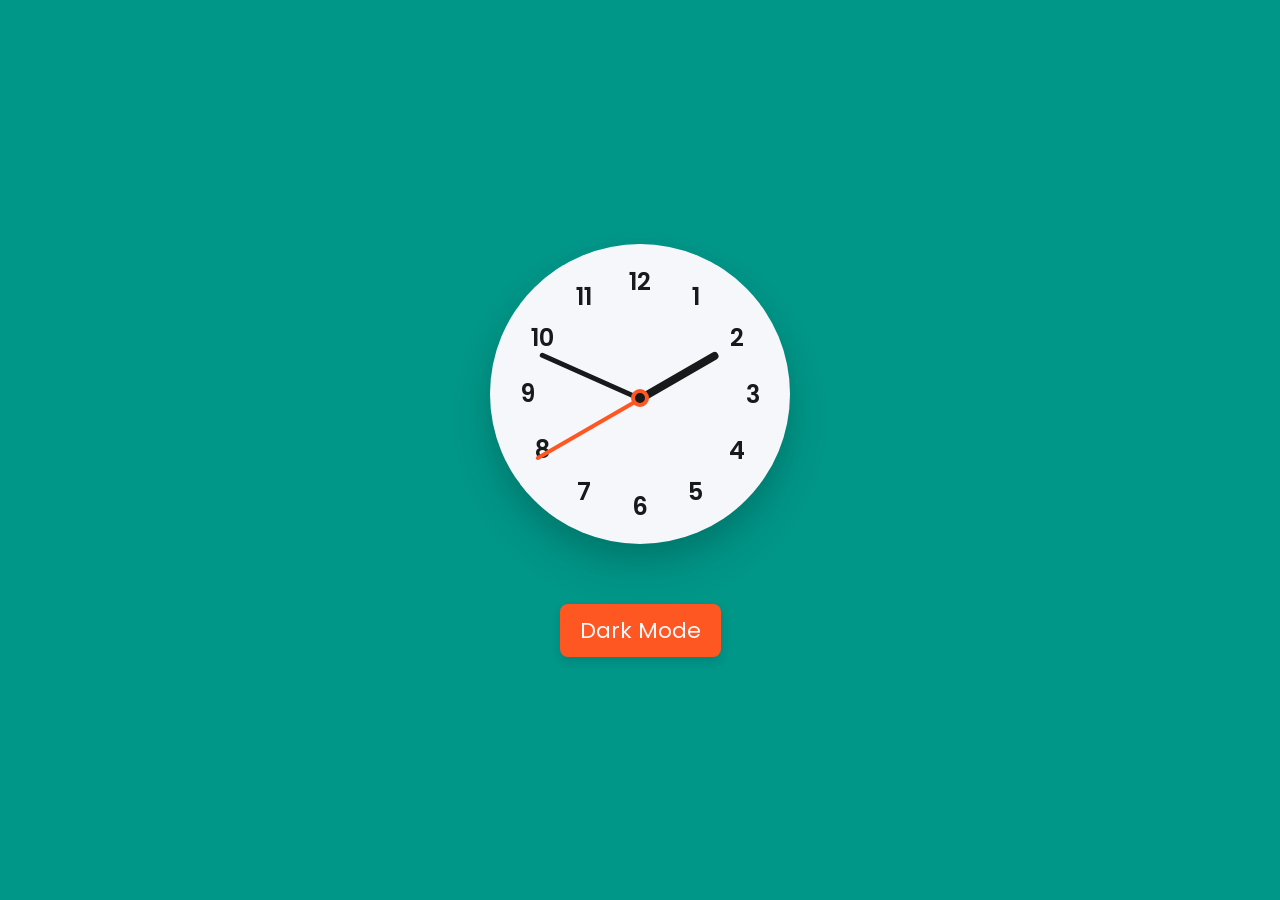
<file: BasicProjects/AnalogClock/index.html>
<!DOCTYPE html>
<html lang="en">
<head>
    <meta charset="UTF-8">
    <meta http-equiv="X-UA-Compatible" content="IE=edge">
    <meta name="viewport" content="width=device-width, initial-scale=1.0">
    <title>Analog Clock</title>
    <link rel="stylesheet" href="style.css">
</head>
<body>
    <div class="container">
        <div class="clock">
            <label style="--i: 1"><span>1</span></label>
            <label style="--i: 2"><span>2</span></label>
            <label style="--i: 3"><span>3</span></label>
            <label style="--i: 4"><span>4</span></label>
            <label style="--i: 5"><span>5</span></label>
            <label style="--i: 6"><span>6</span></label>
            <label style="--i: 7"><span>7</span></label>
            <label style="--i: 8"><span>8</span></label>
            <label style="--i: 9"><span>9</span></label>
            <label style="--i: 10"><span>10</span></label>
            <label style="--i: 11"><span>11</span></label>
            <label style="--i: 12"><span>12</span></label>
            
            <div class="indicator">
                <span class="hand hour"></span>
                <span class="hand minute"></span>
                <span class="hand second"></span>
            </div>
        </div>
        
        <div class="mode-switch">Dark Mode</div>
    </div>
</body>
<script src="main.js" ></script>
</html>
</file>
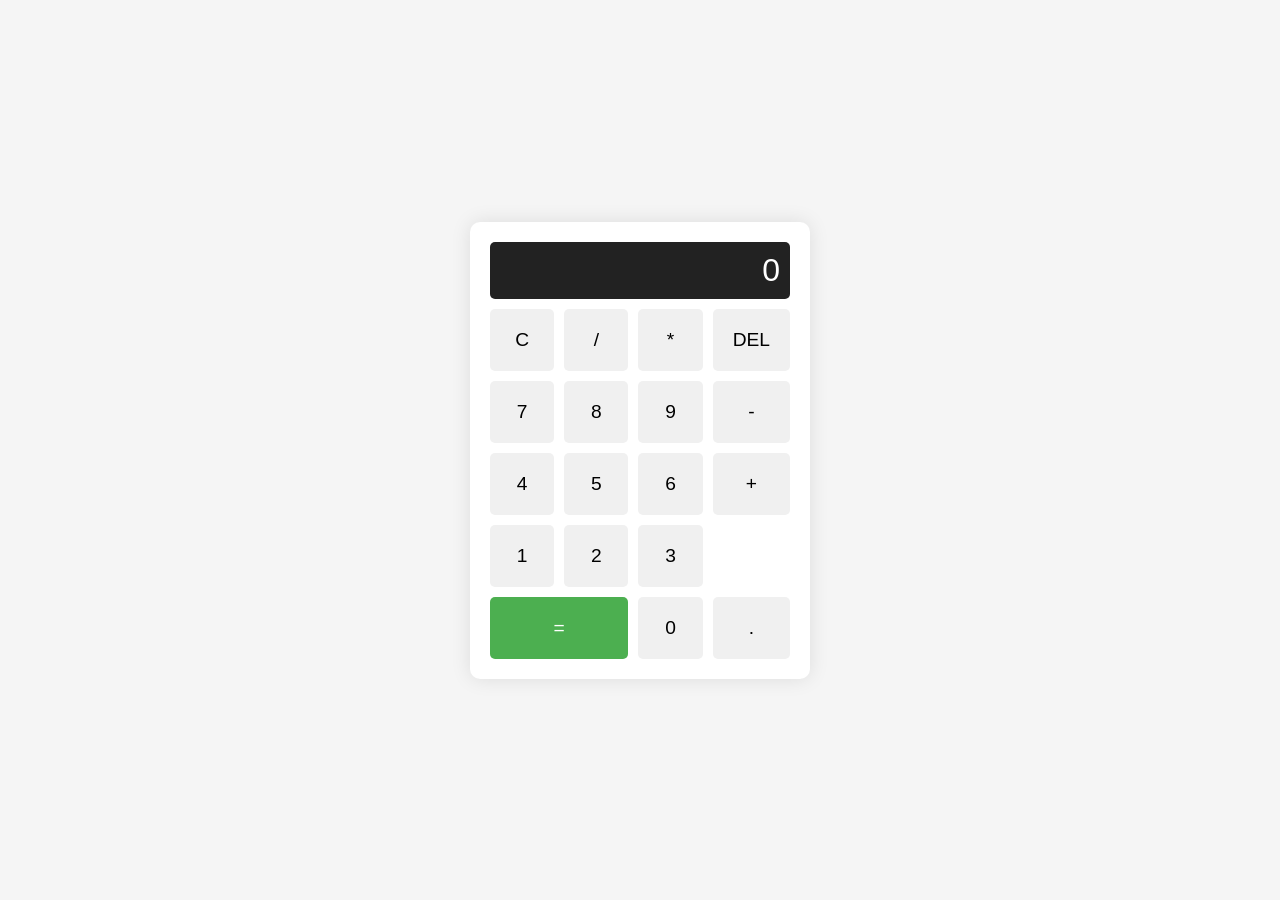
<file: BasicProjects/Calculator/index.html>
<!DOCTYPE html>
<html lang="en">
<head>
    <meta charset="UTF-8">
    <meta name="viewport" content="width=device-width, initial-scale=1.0">
    <title>Calculator Project</title>
    <link rel="stylesheet" href="style.css">
</head>
<body>
    <div class="calculator">
        <div class="display" id="display">0</div>
        <div class="buttons">
            <button class="btn" onclick="clearDisplay()">C</button>
            <button class="btn" onclick="appendNumber('/')">/</button>
            <button class="btn" onclick="appendNumber('*')">*</button>
            <button class="btn" onclick="deleteNumber()">DEL</button>
            <button class="btn" onclick="appendNumber('7')">7</button>
            <button class="btn" onclick="appendNumber('8')">8</button>
            <button class="btn" onclick="appendNumber('9')">9</button>
            <button class="btn" onclick="appendNumber('-')">-</button>
            <button class="btn" onclick="appendNumber('4')">4</button>
            <button class="btn" onclick="appendNumber('5')">5</button>
            <button class="btn" onclick="appendNumber('6')">6</button>
            <button class="btn" onclick="appendNumber('+')">+</button>
            <button class="btn" onclick="appendNumber('1')">1</button>
            <button class="btn" onclick="appendNumber('2')">2</button>
            <button class="btn" onclick="appendNumber('3')">3</button>
            <button class="btn equal" onclick="compute()">=</button>
            <button class="btn" onclick="appendNumber('0')">0</button>
            <button class="btn" onclick="appendNumber('.')">.</button>
        </div>
    </div>
</body>
<script src="main.js"></script>
</html>
</file>
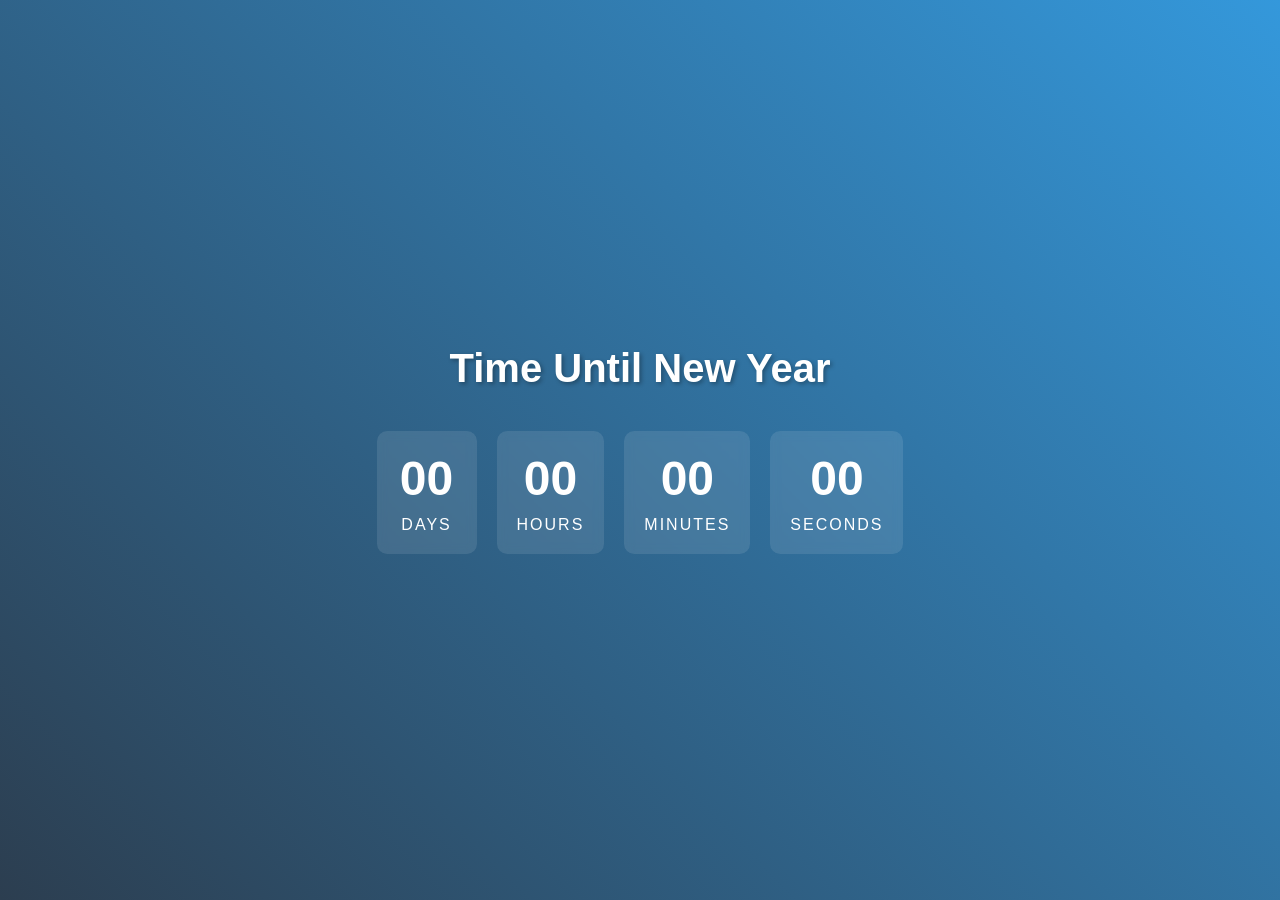
<file: BasicProjects/CountdownTimer/index.html>
<!DOCTYPE html>
<html lang="en">
<head>
    <meta charset="UTF-8">
    <meta name="viewport" content="width=device-width, initial-scale=1.0">
    <title>Countdown Timer</title>
    <link rel="stylesheet" href="style.css">
</head>
<body>
    <div class="container">
        <h1>Time Until New Year</h1>
        <div class="countdown">
            <div class="time-box">
                <span id="days">00</span>
                <span class="label">Days</span>
            </div>
            <div class="time-box">
                <span id="hours">00</span>
                <span class="label">Hours</span>
            </div>
            <div class="time-box">
                <span id="minutes">00</span>
                <span class="label">Minutes</span>
            </div>
            <div class="time-box">
                <span id="seconds">00</span>
                <span class="label">Seconds</span>
            </div>
        </div>
    </div> 
</body>
<script src="main.js"></script>
</html>
</file>
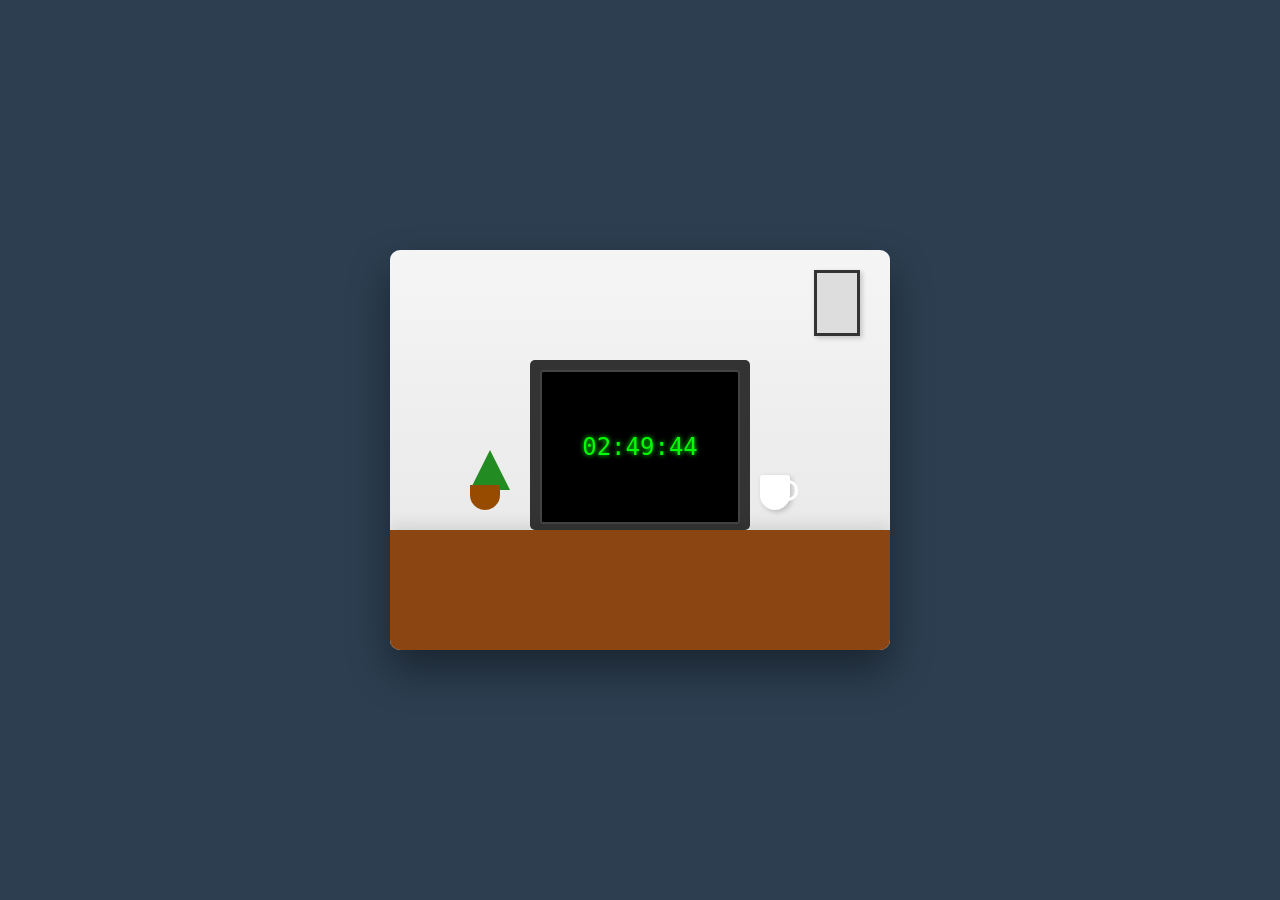
<file: BasicProjects/DigitalClock/index.html>
<!DOCTYPE html>
<html>
<head>
    <meta charset="UTF-8">
    <meta name="viewport" content="width=device-width, initial-scale=1.0">
    <title>Digital Clock</title>
    <link rel="stylesheet" href="style.css">
</head>
<body>
    <div class="room">
        <div class="wall-art"></div>
        <div class="computer">
            <div class="screen">
                <div class="time" id="timeTxt">14:30:45</div>
            </div>
        </div>
        <div class="coffee"></div>
        <div class="plant">
            <div class="leaves"></div>
            <div class="plant-pot"></div>
        </div>
        <div class="keyboard"></div>
        <div class="mouse"></div>
        <div class="desk"></div>
    </div>
</body>
<script src="main.js"></script>
</html>
</file>
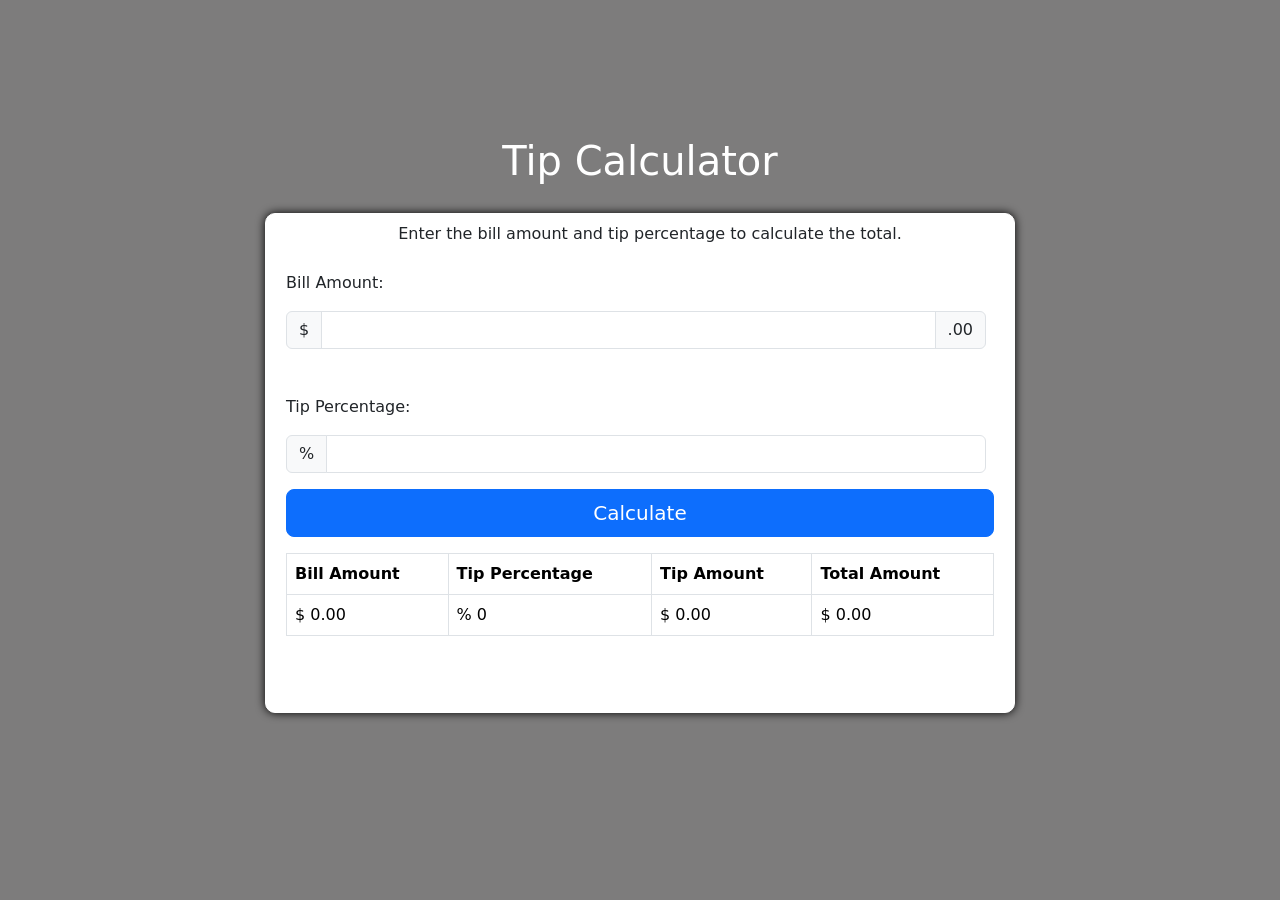
<file: BasicProjects/TipCalculator/index.html>
<!DOCTYPE html>
<html lang="en">

<head>
    <meta charset="UTF-8">
    <meta name="viewport" content="width=device-width, initial-scale=1.0">
    <title>Example Tip Calculator</title>
    <link rel="stylesheet" href="style.css">
    <link href="https://cdn.jsdelivr.net/npm/bootstrap@5.3.3/dist/css/bootstrap.min.css" rel="stylesheet"
        integrity="sha384-QWTKZyjpPEjISv5WaRU9OFeRpok6YctnYmDr5pNlyT2bRjXh0JMhjY6hW+ALEwIH" crossorigin="anonymous">
</head>

<body>
    <h1 class="headerTitle">Tip Calculator</h1>
    <div class="mainContainer">
        <h6 class="containerHeader">Enter the bill amount and tip percentage to calculate the total.</h6>
        <p>Bill Amount:</p>
        <div class="input-group mb-3" style="max-width: 700px;">
            <span class="input-group-text">$</span>
            <input type="text" class="form-control" aria-label="Amount" id="amountText">
            <span class="input-group-text">.00</span>
        </div>
        <p>Tip Percentage:</p>
        <div class="input-group mb-3" style="max-width: 700px;">
            <span class="input-group-text">%</span>
            <input type="text" class="form-control" aria-label="Percentage" id="percentageText">
        </div>
        <button type="button" class="btn btn-primary btn-lg mb-3" id="calculateButton">Calculate</button>
        <table class="table table-bordered" id="valuesTable">
            <thead>
                <tr>
                    <th scope="col">Bill Amount</th>
                    <th scope="col">Tip Percentage</th>
                    <th scope="col">Tip Amount</th>
                    <th scope="col">Total Amount</th>
                </tr>
            </thead>
            <tbody>
                <tr>
                    <td id="billAmountTxt">$ 0.00</td>
                    <td id="tipPercentageTxt">% 0</td>
                    <td id="tipAmountTxt">$ 0.00</td>
                    <td id="totalAmountTxt">$ 0.00</td>
                </tr>
            </tbody>
        </table>
    </div>
</body>
<script src="main.js"></script>
<script src="https://cdn.jsdelivr.net/npm/@popperjs/core@2.11.8/dist/umd/popper.min.js"
    integrity="sha384-I7E8VVD/ismYTF4hNIPjVp/Zjvgyol6VFvRkX/vR+Vc4jQkC+hVqc2pM8ODewa9r"
    crossorigin="anonymous"></script>
<script src="https://cdn.jsdelivr.net/npm/bootstrap@5.3.3/dist/js/bootstrap.min.js"
    integrity="sha384-0pUGZvbkm6XF6gxjEnlmuGrJXVbNuzT9qBBavbLwCsOGabYfZo0T0to5eqruptLy"
    crossorigin="anonymous"></script>

</html>
</file>
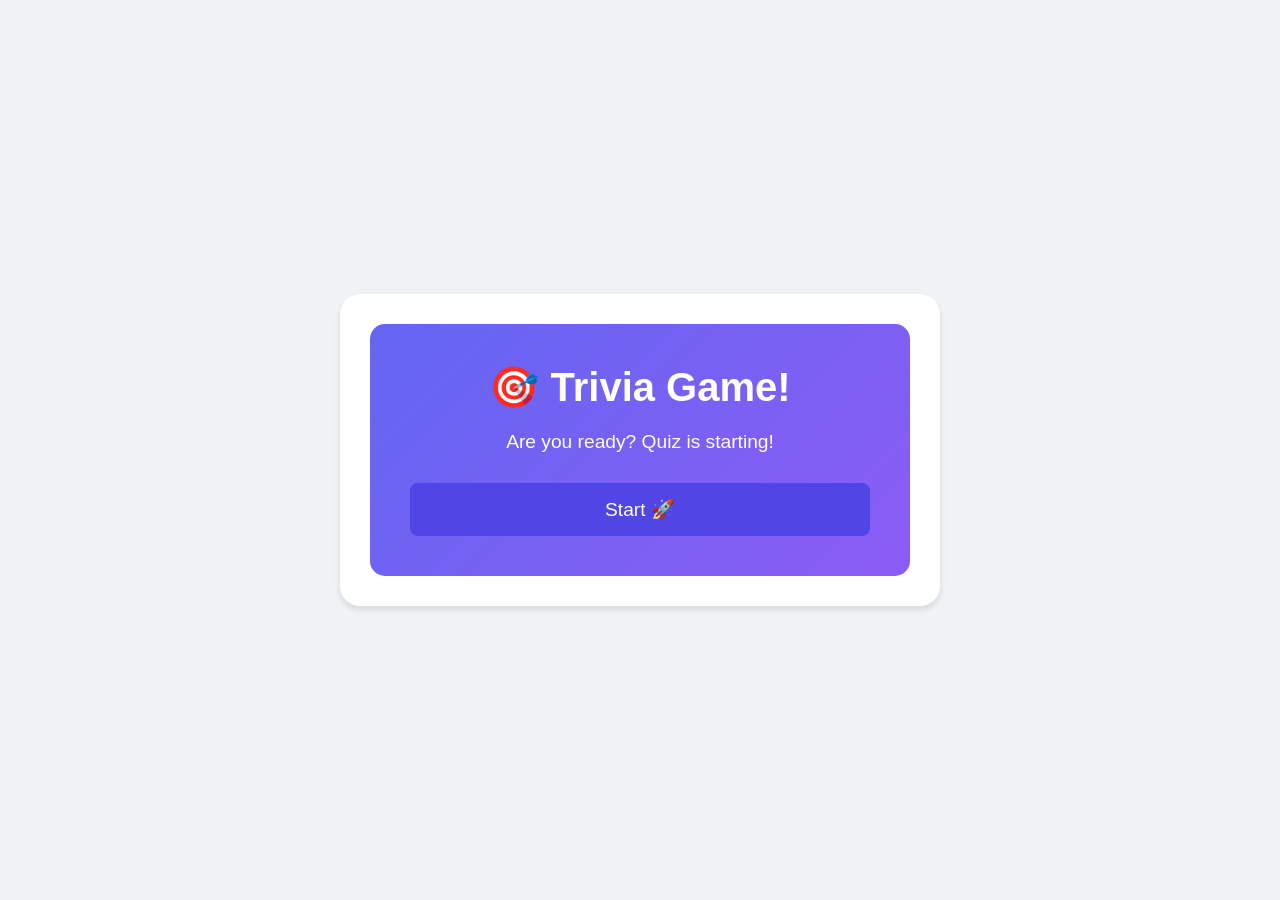
<file: BasicProjects/TriviaGame/index.html>
<!DOCTYPE html>
<html lang="tr">

<head>
    <meta charset="UTF-8">
    <meta name="viewport" content="width=device-width, initial-scale=1.0">
    <title>Trivia Game</title>
    <link rel="stylesheet" href="style.css">
</head>

<body>
    <div class="container">
        <div id="welcomeScreen" class="screen welcome-screen active">
            <h1>🎯 Trivia Game!</h1>
            <p style="font-size: 1.2em; margin-bottom: 30px">Are you ready? Quiz is starting!</p>
            <button class="btn btn-lg" style="width: 100%" onclick="showScreen('configScreen')">Start 🚀</button>
        </div>

        <div id="configScreen" class="screen">
            <h2 style="text-align: center">⚙️ Settings</h2>

            <div class="config-box">
                <h3>Kategori Seç</h3>
                <div class="category-grid">
                    <button class="btn btn-outline btn-category selected" id="art" onclick="categorySelect('art')">🎭
                        Art</button>
                    <button class="btn btn-outline btn-category" id="geography" onclick="categorySelect('geography')">🌍
                        Geography</button>
                    <button class="btn btn-outline btn-category" id="history" onclick="categorySelect('history')">🏰
                        History</button>
                    <button class="btn btn-outline btn-category" id="science" onclick="categorySelect('science')">🧪
                        Science</button>
                </div>
            </div>

            <div class="config-box">
                <h3>Zorluk Seviyesi</h3>
                <div style="display: flex; gap: 10px;">
                    <button class="btn btn-outline btn-difficult selected" id="easy" style="flex: 1"
                        onclick="difficultSelect('easy')">🟢 Easy</button>
                    <button class="btn btn-outline btn-difficult" id="medium" style="flex: 1"
                        onclick="difficultSelect('medium')">🟡 Medium</button>
                    <button class="btn btn-outline btn-difficult" id="hard" style="flex: 1"
                        onclick="difficultSelect('hard')">🔴 Hard</button>
                </div>
            </div>

            <div style="display: flex; justify-content: center; gap: 10px;">
                <button class="btn" style="width: 100%" onclick="startGame()">🚀 Start</button>
            </div>
        </div>

        <div id="loading" class="screen">
            <div class="loader"></div>
        </div>

        <div id="errorScreen" class="screen welcome-screen">
            <h1>Error</h1>
            <p style="font-size: 1.2em; margin-bottom: 30px">An error occurred while retrieving the questions.</p>
            <button class="btn btn-lg" style="width: 100%" onclick="showScreen('welcomeScreen')">🏠 Home</button>
        </div>

        <div id="questionScreen" class="screen">
            <div class="stats-bar">
                <div>🏆 Score: <span id="score">0</span></div>
                <div>⏱️ Time: <span id="timer">10</span></div>
            </div>

            <div class="question-box">
                <h3 id="questionTxt">Question 1</h3>
                <div class="options-grid">
                    <button class="btn btn-outline" id="answerTxtOne" onclick="answerButton(1)">Answer 1</button>
                    <button class="btn btn-outline" id="answerTxtTwo" onclick="answerButton(2)">Answer 2</button>
                    <button class="btn btn-outline" id="answerTxtThree" onclick="answerButton(3)">Answer 3</button>
                    <button class="btn btn-outline" id="answerTxtFour" onclick="answerButton(4)">Answer 4</button>
                </div>
            </div>
        </div>

        <div id="resultScreen" class="screen">
            <h1>🎉 Quiz Finished!</h1>
            <p style="font-size: 1.2em; margin-bottom: 30px">You have completed the quiz!</p>
            <div>📚 Category: <span id="categoryTxt">art</span></div>
            <div>🎯 Difficulty: <span id="difficultyTxt">easy</span></div>
            <div>🏁 Total Questions: <span id="totalQuestions">10</span></div>
            <div>🎉 Correct Answers: <span id="correctAnswers">0</span></div>
            <div>😢 Wrong Answers: <span id="wrongAnswers">0</span></div>
            <div>🏆 Final Score: <span id="finalScore">0</span></div>
            <div>⏱️ Total Time: <span id="totalTime">0</span> seconds</div>
            <div>🎯 Accuracy: <span id="accuracy">0</span>%</div>
            <div>🚀 Speed: <span id="speed">0</span> seconds per question</div>
            <button class="btn btn-lg" onclick="restartGame()">🚀 Restart</button>
            <button class="btn btn-lg" onclick="showScreen('welcomeScreen')">🏠 Home</button>
        </div>
    </div>
</body>
<script src="main.js"></script>

</html>
</file>
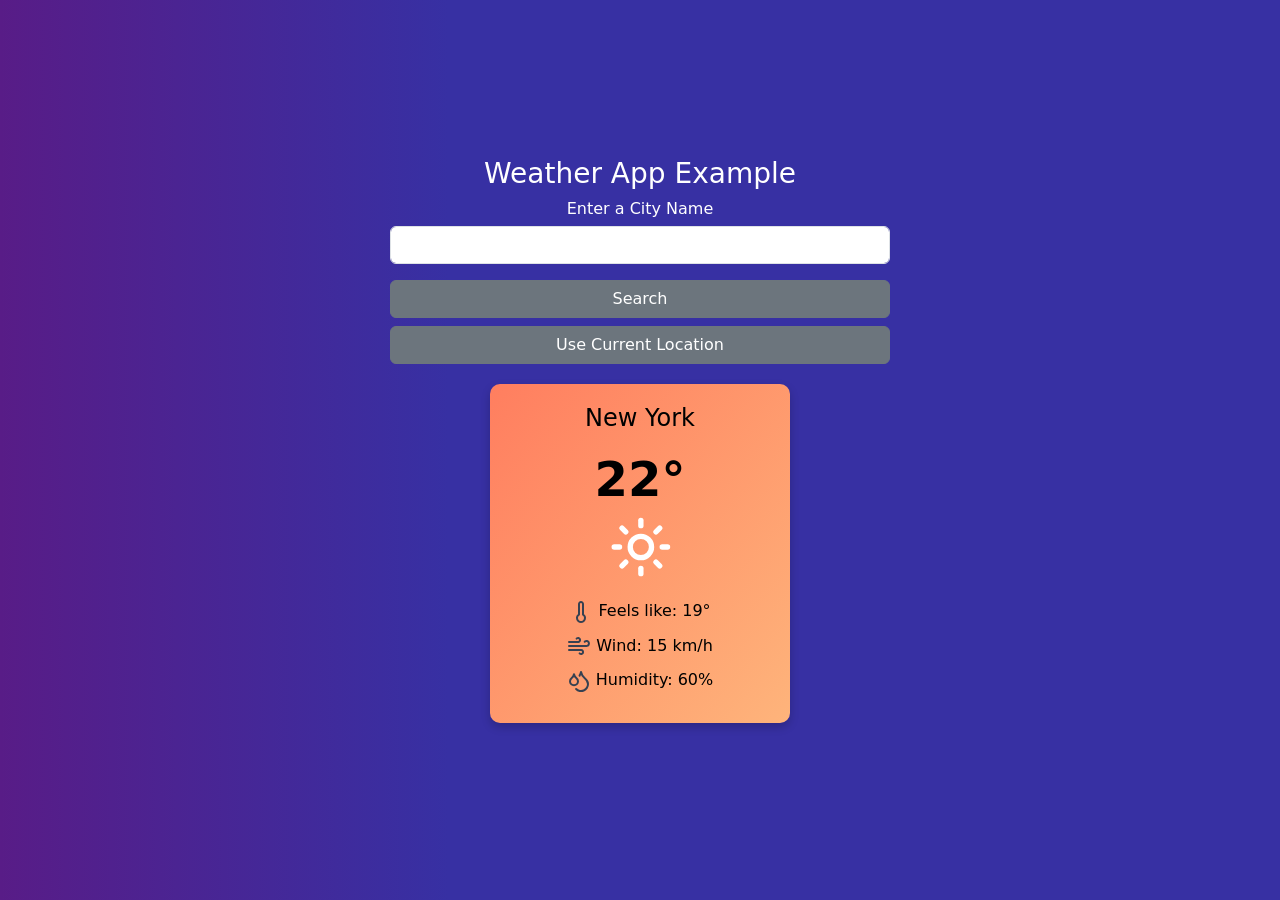
<file: BasicProjects/WeatherApp/index.html>
<!DOCTYPE html>
<html lang="en">

<head>
    <meta charset="UTF-8">
    <meta name="viewport" content="width=device-width, initial-scale=1.0">
    <title>Example Weather App</title>
    <link rel="stylesheet" href="style.css">
    <link href="https://cdn.jsdelivr.net/npm/bootstrap@5.3.3/dist/css/bootstrap.min.css" rel="stylesheet"
        integrity="sha384-QWTKZyjpPEjISv5WaRU9OFeRpok6YctnYmDr5pNlyT2bRjXh0JMhjY6hW+ALEwIH" crossorigin="anonymous">
</head>

<body>
    <div class="mainContainer w-100">
        <h3>Weather App Example</h3>

        <div class="searchContainer">
            <h6>Enter a City Name</h6>
            <div class="input-group mb-3">
                <input type="text" class="form-control" aria-label="City Name" id="cityNameText"
                    aria-describedby="inputGroup-sizing-default">
            </div>
            <div class="d-grid gap-2">
                <button class="btn btn-secondary" type="button" id="searchButton">Search</button>
                <button class="btn btn-secondary" type="button" id="useLocationButton">Use Current Location</button>
            </div>
        </div>

        <div class="weather-card">
            <h2 id="cityNameTxt">New York</h2>
            <div class="temp" id="tempTxt">22°</div>

            <div id="weatherIcon">
                <svg width="65" height="64" viewBox="0 0 65 64" fill="none" xmlns="http://www.w3.org/2000/svg">
                    <path
                        d="M32.87 42.6667C38.7611 42.6667 43.5367 37.8911 43.5367 32C43.5367 26.109 38.7611 21.3334 32.87 21.3334C26.979 21.3334 22.2034 26.109 22.2034 32C22.2034 37.8911 26.979 42.6667 32.87 42.6667Z"
                        stroke="white" stroke-width="5.33333" stroke-linecap="round" stroke-linejoin="round" />
                    <path d="M32.8701 5.33337V10.6667" stroke="white" stroke-width="5.33333" stroke-linecap="round"
                        stroke-linejoin="round" />
                    <path d="M32.8701 53.3334V58.6667" stroke="white" stroke-width="5.33333" stroke-linecap="round"
                        stroke-linejoin="round" />
                    <path d="M14.0168 13.1466L17.7768 16.9066" stroke="white" stroke-width="5.33333"
                        stroke-linecap="round" stroke-linejoin="round" />
                    <path d="M47.9634 47.0934L51.7234 50.8534" stroke="white" stroke-width="5.33333"
                        stroke-linecap="round" stroke-linejoin="round" />
                    <path d="M6.20337 32H11.5367" stroke="white" stroke-width="5.33333" stroke-linecap="round"
                        stroke-linejoin="round" />
                    <path d="M54.2034 32H59.5367" stroke="white" stroke-width="5.33333" stroke-linecap="round"
                        stroke-linejoin="round" />
                    <path d="M17.7768 47.0934L14.0168 50.8534" stroke="white" stroke-width="5.33333"
                        stroke-linecap="round" stroke-linejoin="round" />
                    <path d="M51.7234 13.1466L47.9634 16.9066" stroke="white" stroke-width="5.33333"
                        stroke-linecap="round" stroke-linejoin="round" />
                </svg>
            </div>

            <div class="details">
                <div id="feelsLikeTxt">
                    <svg width="24" height="24" viewBox="0 0 24 24" fill="none" xmlns="http://www.w3.org/2000/svg">
                        <path
                            d="M14 4V14.54C14.7626 14.9803 15.3586 15.6599 15.6955 16.4734C16.0325 17.2869 16.0916 18.1888 15.8637 19.0394C15.6358 19.8899 15.1336 20.6415 14.435 21.1775C13.7365 21.7136 12.8805 22.0041 12 22.0041C11.1195 22.0041 10.2635 21.7136 9.56496 21.1775C8.86638 20.6415 8.3642 19.8899 8.1363 19.0394C7.9084 18.1888 7.96752 17.2869 8.30448 16.4734C8.64145 15.6599 9.23743 14.9803 10 14.54V4C10 3.46957 10.2107 2.96086 10.5858 2.58579C10.9609 2.21071 11.4696 2 12 2C12.5304 2 13.0391 2.21071 13.4142 2.58579C13.7893 2.96086 14 3.46957 14 4Z"
                            stroke="#374151" stroke-width="2" stroke-linecap="round" stroke-linejoin="round" />
                    </svg>
                    Feels like: 19°
                </div>
                <div id="windTxt">
                    <svg width="24" height="24" viewBox="0 0 24 24" fill="none" xmlns="http://www.w3.org/2000/svg">
                        <path
                            d="M17.7 7.69998C17.9927 7.41814 18.3497 7.2119 18.7401 7.0991C19.1304 6.98631 19.5424 6.97037 19.9403 7.05266C20.3383 7.13495 20.7101 7.313 21.0237 7.57138C21.3373 7.82976 21.5832 8.16069 21.7401 8.53551C21.897 8.91033 21.9602 9.31775 21.9242 9.72249C21.8882 10.1272 21.754 10.5171 21.5334 10.8583C21.3128 11.1995 21.0123 11.4818 20.658 11.6808C20.3037 11.8797 19.9062 11.9893 19.5 12H2"
                            stroke="#374151" stroke-width="2" stroke-linecap="round" stroke-linejoin="round" />
                        <path
                            d="M9.6 4.60005C9.83168 4.36375 10.1184 4.18864 10.4344 4.0904C10.7504 3.99216 11.0858 3.97387 11.4106 4.03717C11.7355 4.10047 12.0395 4.24338 12.2955 4.45309C12.5515 4.66279 12.7514 4.93275 12.8774 5.23874C13.0034 5.54474 13.0515 5.87723 13.0174 6.20639C12.9833 6.53555 12.8681 6.85111 12.682 7.12477C12.4959 7.39843 12.2449 7.62164 11.9513 7.7744C11.6578 7.92716 11.3309 8.0047 11 8.00005H2"
                            stroke="#374151" stroke-width="2" stroke-linecap="round" stroke-linejoin="round" />
                        <path
                            d="M12.6 19.4C12.8317 19.6362 13.1184 19.8114 13.4344 19.9096C13.7504 20.0078 14.0858 20.0261 14.4106 19.9628C14.7355 19.8995 15.0395 19.7566 15.2955 19.5469C15.5515 19.3372 15.7514 19.0673 15.8774 18.7613C16.0034 18.4553 16.0515 18.1228 16.0174 17.7936C15.9833 17.4645 15.8681 17.1489 15.682 16.8752C15.4959 16.6016 15.2449 16.3784 14.9513 16.2256C14.6578 16.0728 14.3309 15.9953 14 16H2"
                            stroke="#374151" stroke-width="2" stroke-linecap="round" stroke-linejoin="round" />
                    </svg>
                    Wind: 15 km/h
                </div>
                <div id="humudityTxt">
                    <svg width="24" height="24" viewBox="0 0 24 24" fill="none" xmlns="http://www.w3.org/2000/svg">
                        <path
                            d="M7 16.3C9.2 16.3 11 14.47 11 12.25C11 11.09 10.43 9.99005 9.29 9.06005C8.15 8.13005 7.29 6.75005 7 5.30005C6.71 6.75005 5.86 8.14005 4.71 9.06005C3.56 9.98005 3 11.1 3 12.25C3 14.47 4.8 16.3 7 16.3Z"
                            stroke="#374151" stroke-width="2" stroke-linecap="round" stroke-linejoin="round" />
                        <path
                            d="M12.5601 6.60002C13.2478 5.50114 13.7354 4.28906 14.0001 3.02002C14.5001 5.52002 16.0001 7.92002 18.0001 9.52002C20.0001 11.12 21.0001 13.02 21.0001 15.02C21.0058 16.4023 20.601 17.7552 19.8369 18.9071C19.0728 20.059 17.9839 20.9582 16.7082 21.4905C15.4325 22.0229 14.0275 22.1644 12.6713 21.8973C11.315 21.6302 10.0686 20.9664 9.09009 19.99"
                            stroke="#374151" stroke-width="2" stroke-linecap="round" stroke-linejoin="round" />
                    </svg>
                    Humidity: 60%
                </div>
            </div>
        </div>
    </div>
</body>
<script src="https://cdn.jsdelivr.net/npm/@popperjs/core@2.11.8/dist/umd/popper.min.js"
    integrity="sha384-I7E8VVD/ismYTF4hNIPjVp/Zjvgyol6VFvRkX/vR+Vc4jQkC+hVqc2pM8ODewa9r"
    crossorigin="anonymous"></script>
<script src="https://cdn.jsdelivr.net/npm/bootstrap@5.3.3/dist/js/bootstrap.min.js"
    integrity="sha384-0pUGZvbkm6XF6gxjEnlmuGrJXVbNuzT9qBBavbLwCsOGabYfZo0T0to5eqruptLy"
    crossorigin="anonymous"></script>
<script src="main.js"></script>

</html>
</file>
<file: BasicProjects/AnalogClock/style.css>
/* Import Google font - Poppins */
@import url("https://fonts.googleapis.com/css2?family=Poppins:wght@200;300;400;500;600;700&display=swap");

* {
  margin: 0;
  padding: 0;
  box-sizing: border-box;
  font-family: "Poppins", sans-serif;
}

:root {
  --primary-color: #009688; /* teal */
  --accent-color: #FF5722; /* deep orange */
  --white-color: #f6f7fb;
  --black-color: #18191a;
}

body {
  display: flex;
  min-height: 100vh;
  align-items: center;
  justify-content: center;
  background: var(--primary-color);
  transition: background 0.3s ease-in-out;
}

body.dark {
  --primary-color: #242526; /* dark gray */
  --accent-color: #FF5722; /* deep orange */
  --white-color: #18191a;
  --black-color: #fff;
}

.container {
  display: flex;
  flex-direction: column;
  align-items: center;
  gap: 60px;
}

.container .clock {
  display: flex;
  height: 300px; /* reduced size */
  width: 300px; /* reduced size */
  border-radius: 50%;
  align-items: center;
  justify-content: center;
  background: var(--white-color);
  box-shadow: 0 15px 25px rgba(0, 0, 0, 0.1), 0 25px 45px rgba(0, 0, 0, 0.1);
  position: relative;
}

.clock label {
  position: absolute;
  inset: 20px;
  text-align: center;
  transform: rotate(calc(var(--i) * (360deg / 12)));
}

.clock label span {
  display: inline-block;
  font-size: 24px; /* reduced size */
  font-weight: 600;
  color: var(--black-color);
  transform: rotate(calc(var(--i) * (-360deg / 12)));
}

.container .indicator {
  position: absolute;
  height: 10px;
  width: 10px;
  display: flex;
  justify-content: center;
}

.indicator::before {
  content: "";
  position: absolute;
  height: 100%;
  width: 100%;
  border-radius: 50%;
  z-index: 100;
  background: var(--black-color);
  border: 4px solid var(--accent-color);
}

.indicator .hand {
  position: absolute;
  height: 120px; /* reduced size */
  width: 4px;
  bottom: 0;
  border-radius: 25px;
  transform-origin: bottom;
  background: var(--accent-color);
}

.hand.minute {
  height: 110px; /* reduced size */
  width: 5px;
  background: var(--black-color);
}

.hand.hour {
  height: 90px; /* reduced size */
  width: 8px;
  background: var(--black-color);
}

.mode-switch {
  padding: 10px 20px;
  border-radius: 8px;
  font-size: 22px;
  font-weight: 400;
  display: inline-block;
  color: var(--white-color);
  background: var(--accent-color);
  box-shadow: 0 5px 10px rgba(0, 0, 0, 0.1);
  cursor: pointer;
  transition: background 0.3s ease-in-out;
}

.mode-switch:hover {
  background: #ff7043; /* lighter shade of deep orange */
}
</file>
<file: BasicProjects/Calculator/style.css>
body {
    display: flex;
    justify-content: center;
    align-items: center;
    height: 100vh;
    background-color: #f5f5f5;
    margin: 0;
    font-family: Arial, sans-serif;
}

.calculator {
    background-color: #fff;
    border-radius: 10px;
    box-shadow: 0px 0px 20px rgba(0, 0, 0, 0.1);
    width: 300px;
    padding: 20px;
}

.display {
    background-color: #222;
    color: #fff;
    font-size: 2em;
    text-align: right;
    padding: 10px;
    border-radius: 5px;
    margin-bottom: 10px;
}

.buttons {
    display: grid;
    grid-template-columns: repeat(4, 1fr);
    gap: 10px;
}

.btn {
    background-color: #f0f0f0;
    border: none;
    padding: 20px;
    font-size: 1.2em;
    border-radius: 5px;
    cursor: pointer;
    transition: background-color 0.2s;
}

.btn:hover {
    background-color: #e0e0e0;
}

.equal {
    grid-column: span 2;
    background-color: #4caf50;
    color: #fff;
}

.equal:hover {
    background-color: #45a049;
}
</file>
<file: BasicProjects/CountdownTimer/style.css>
* {
    box-sizing: border-box;
    margin: 0;
    padding: 0;
}

body {
    font-family: Arial, sans-serif;
    min-height: 100vh;
    display: flex;
    align-items: center;
    justify-content: center;
    background: linear-gradient(45deg, #2c3e50, #3498db);
}

.container {
    text-align: center;
    color: white;
    padding: 20px;
}

h1 {
    margin-bottom: 40px;
    font-size: 2.5rem;
    text-shadow: 2px 2px 4px rgba(0, 0, 0, 0.3);
}

.countdown {
    display: flex;
    justify-content: center;
    gap: 20px;
}

.time-box {
    background: rgba(255, 255, 255, 0.1);
    padding: 20px;
    border-radius: 10px;
    backdrop-filter: blur(5px);
    min-width: 100px;
    display: flex;
    flex-direction: column;
}

.time-box span:first-child {
    font-size: 3rem;
    font-weight: bold;
    margin-bottom: 10px;
}

.label {
    font-size: 1rem;
    text-transform: uppercase;
    letter-spacing: 2px;
}

@media (max-width: 576px) {
    .countdown {
        flex-wrap: wrap;
    }
    
    .time-box {
        min-width: 80px;
        padding: 10px;
    }

    .time-box span:first-child {
        font-size: 2rem;
    }

    h1 {
        font-size: 1.8rem;
    }
}
</file>
<file: BasicProjects/DigitalClock/style.css>
body {
    display: flex;
    justify-content: center;
    align-items: center;
    min-height: 100vh;
    margin: 0;
    background: #2c3e50;
    font-family: 'Arial', sans-serif;
}

.room {
    width: 500px;
    height: 400px;
    background: linear-gradient(to bottom, #f5f5f5 0%, #e5e5e5 100%);
    position: relative;
    border-radius: 10px;
    box-shadow: 0 20px 40px rgba(0,0,0,0.4);
    overflow: hidden;
}

.wall-art {
    position: absolute;
    top: 20px;
    right: 30px;
    width: 40px;
    height: 60px;
    background: #ddd;
    border: 3px solid #333;
    box-shadow: 2px 2px 5px rgba(0,0,0,0.2);
}

.desk {
    position: absolute;
    bottom: 0;
    width: 100%;
    height: 120px;
    background: #8b4513;
    box-shadow: 0 -5px 15px rgba(0,0,0,0.1);
}

.computer {
    position: absolute;
    bottom: 120px;
    left: 50%;
    transform: translateX(-50%);
    width: 200px;
    height: 150px;
    background: #333;
    border-radius: 5px;
    padding: 10px;
}

.screen {
    background: #000;
    height: 100%;
    border-radius: 3px;
    position: relative;
    overflow: hidden;
    border: 2px solid #444;
}

.time {
    position: absolute;
    top: 50%;
    left: 50%;
    transform: translate(-50%, -50%);
    font-family: monospace;
    font-size: 24px;
    color: #0f0;
    text-shadow: 0 0 5px #0f0;
}

.coffee {
    position: absolute;
    bottom: 140px;
    right: 100px;
    width: 30px;
    height: 35px;
    background: #fff;
    border-radius: 3px 3px 15px 15px;
    box-shadow: 2px 2px 5px rgba(0,0,0,0.2);
}

.coffee::before {
    content: '';
    position: absolute;
    top: 5px;
    right: -8px;
    width: 10px;
    height: 15px;
    border: 3px solid #fff;
    border-left: none;
    border-radius: 0 10px 10px 0;
}

.plant {
    position: absolute;
    bottom: 140px;
    left: 80px;
    width: 40px;
    height: 60px;
}

.plant-pot {
    position: absolute;
    bottom: 0;
    width: 30px;
    height: 25px;
    background: #964B00;
    border-radius: 0 0 15px 15px;
}

.leaves {
    position: absolute;
    bottom: 20px;
    left: 50%;
    transform: translateX(-50%);
    width: 40px;
    height: 40px;
    background: #228B22;
    clip-path: polygon(50% 0%, 0% 100%, 100% 100%);
}

.keyboard {
    position: absolute;
    bottom: 90px;
    left: 50%;
    transform: translateX(-50%);
    width: 180px;
    height: 15px;
    background: #ddd;
    border-radius: 3px;
}

.mouse {
    position: absolute;
    bottom: 90px;
    right: 120px;
    width: 15px;
    height: 25px;
    background: #ddd;
    border-radius: 10px;
}
</file>
<file: BasicProjects/TipCalculator/style.css>
body {
    background-color: #7d7c7c !important;
    display: flex;
    flex-direction: row;
    flex-direction: column;
    align-items: center;
    justify-content: center;
    height: 100vh;
    text-align: center;
}

.mainContainer {
    position: relative;
    top: -20px;
    background-color: white;
    width: 750px;
    height: 500px;
    border: 1px white solid;
    border-radius: 10px;
    box-shadow: 0 0 10px black;
    padding-left: 20px;
}

.headerTitle {
    color: white;
    position: relative;
    top: -30px;
    padding-bottom: 10px;
}

.containerHeader {
    text-align: center;
    position: relative;
    top: 10px;
}

p {
    padding-top: 30px;
}

#calculateButton {
    width: calc(100% - 20px);
}

#valuesTable {
    width: calc(100% - 20px);
}
</file>
<file: BasicProjects/TriviaGame/style.css>
* {
    margin: 0;
    padding: 0;
    box-sizing: border-box;
    font-family: 'Segoe UI', Tahoma, Geneva, Verdana, sans-serif;
}

body {
    min-height: 100vh;
    display: flex;
    justify-content: center;
    align-items: center;
    background: #f0f2f5;
    padding: 20px;
}

.container {
    background: white;
    border-radius: 20px;
    box-shadow: 0 4px 6px rgba(0, 0, 0, 0.1);
    width: 100%;
    max-width: 600px;
    padding: 30px;
}

.screen {
    display: none;
}

.screen.active {
    display: block;
}

/* Welcome Screen */
.welcome-screen {
    text-align: center;
    background: linear-gradient(135deg, #6366f1, #8b5cf6);
    color: white;
    padding: 40px;
    border-radius: 15px;
}

/* Config Screen */
.config-box {
    background: #f8f9fa;
    padding: 20px;
    border-radius: 10px;
    margin-bottom: 20px;
}

.category-grid {
    display: grid;
    grid-template-columns: repeat(2, 1fr);
    gap: 10px;
    margin-top: 10px;
}

/* Question Screen */
.stats-bar {
    display: flex;
    justify-content: space-between;
    margin-bottom: 20px;
    font-size: 1.2em;
    font-weight: bold;
}

.question-box {
    background: #f8f9fa;
    padding: 20px;
    border-radius: 10px;
    margin-bottom: 20px;
}

.options-grid {
    display: grid;
    grid-template-columns: repeat(2, 1fr);
    gap: 10px;
    margin-top: 20px;
}

/* Buttons */
.btn {
    background: #4f46e5;
    color: white;
    border: none;
    padding: 12px 24px;
    border-radius: 8px;
    font-size: 1em;
    cursor: pointer;
    transition: all 0.3s ease;
}

.btn:hover {
    background: #4338ca;
    transform: translateY(-2px);
}

.btn-outline {
    background: white;
    color: #4f46e5;
    border: 2px solid #4f46e5;
}

.btn-outline:hover {
    background: #f8f9fa;
}

.btn-lg {
    font-size: 1.2em;
    padding: 15px 30px;
}

.btn.selected {
    background: #4f46e5;
    color: white;
}

h1 { font-size: 2.5em; margin-bottom: 20px; }
h2 { font-size: 2em; margin-bottom: 20px; }
h3 { font-size: 1.5em; margin-bottom: 15px; }

/* Loading Screen Styles */
#loading {
    position: fixed;
    top: 0;
    left: 0;
    width: 100%;
    height: 100%;
    display: none;
    justify-content: center;
    align-items: center;
}

#loading.active {
    display: flex;
}

.loader {
    width: 120px;
    height: 20px;
    border-radius: 20px;
    background:
        repeating-linear-gradient(135deg, #6c64f2 0 10px, #835ef5 0 20px) 0/0% no-repeat,
        repeating-linear-gradient(135deg, #ddd 0 10px, #eee 0 20px) 0/100%;
    animation: l3 2s infinite;
}

@keyframes l3 {
    100% {
        background-size: 100%;
    }
}

/* Result Screen Styles */
#resultScreen {
    text-align: center;
}

#resultScreen h1 {
    color: #4f46e5;
    margin-bottom: 15px;
}

#resultScreen p {
    color: #6b7280;
    margin-bottom: 30px;
}

#resultScreen div {
    background: #f8f9fa;
    margin: 10px 0;
    padding: 15px 20px;
    border-radius: 10px;
    font-size: 1.1em;
    color: #374151;
    display: flex;
    justify-content: space-between;
    align-items: center;
    transition: all 0.3s ease;
}

#resultScreen div:hover {
    transform: translateY(-2px);
    box-shadow: 0 2px 4px rgba(0, 0, 0, 0.1);
}

#resultScreen div span {
    font-weight: bold;
    color: #4f46e5;
    min-width: 80px;
    text-align: right;
    margin-left: 20px;
}

#resultScreen .btn-lg {
    margin-top: 20px;
    margin-right: 10px;
}
</file>
<file: BasicProjects/WeatherApp/style.css>
.mainContainer {
    height: 100vh;
    background: rgb(88, 28, 135);
    background: linear-gradient(90deg, rgba(88, 28, 135, 1) 0%, rgba(55, 48, 163, 1) 35%);
    color: white;
    display: flex;
    flex-direction: row;
    flex-direction: column;
    align-items: center;
    justify-content: center;
    text-align: center;
}

.searchContainer {
    width: 500px;
}

.weather-card {
    color: black;
    background: linear-gradient(to bottom right, #ff7e5f, #feb47b);
    padding: 20px;
    width: 300px;
    border-radius: 10px;
    cursor: pointer;
    position: relative;
    transition: transform 0.3s;
    margin: 20px auto;
    box-shadow: 0 4px 10px rgba(0, 0, 0, 0.2);
}

.weather-card:hover {
    transform: scale(1.05);
}

.weather-card button {
    position: absolute;
    top: 10px;
    right: 10px;
    background: transparent;
    border: none;
    color: #444;
    font-size: 18px;
    cursor: pointer;
}

.weather-card h2 {
    font-size: 24px;
    margin-bottom: 10px;
}

.weather-card .temp {
    font-size: 48px;
    font-weight: bold;
}

.weather-card .details {
    margin-top: 20px;
}

.weather-card .details div {
    margin-bottom: 10px;
}

.weather-card .icon {
    font-size: 50px;
    margin-left: 10px;
    vertical-align: middle;
}

.icon.sun {
    color: #fbc02d;
}

.icon.cloud {
    color: #90a4ae;
}

.icon.rain {
    color: #1976d2;
}

.icon.wind {
    color: #757575;
}
</file>
